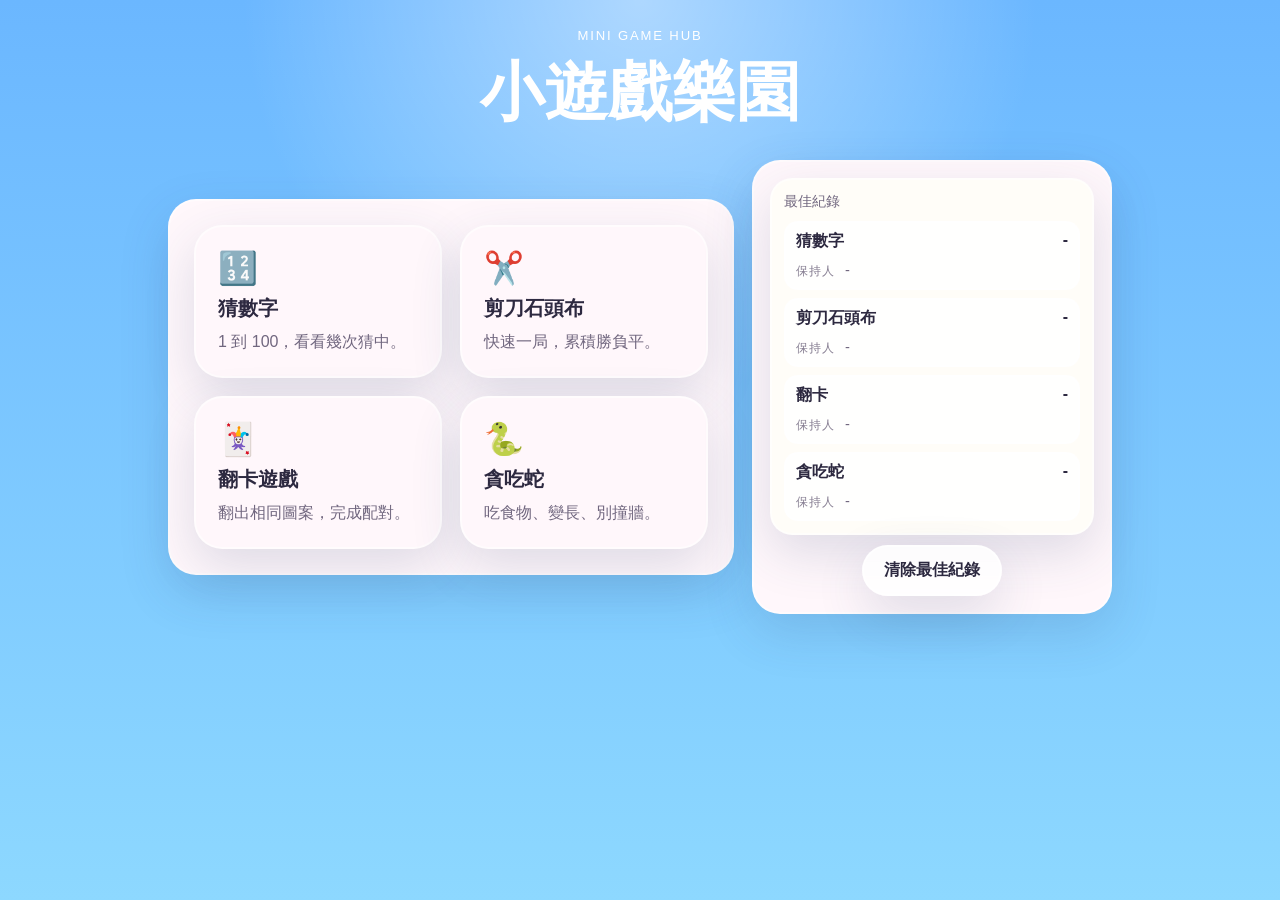
<file: index.html>
<!DOCTYPE html>
<html lang="zh-Hant">
<head>
  <meta charset="UTF-8">
  <meta name="viewport" content="width=device-width, initial-scale=1.0">
  <title>Mini Game Hub</title>
  <link rel="stylesheet" href="./hub.css">
</head>
<body>
  <main class="shell">
    <section class="hero">
      <p class="hero__eyebrow">MINI GAME HUB</p>
      <h1>小遊戲樂園</h1>
    </section>
    <section id="menu" class="view view--active">
      <div class="menu-layout">
        <section class="panel">
          <div class="game-grid">
            <button class="game-card" type="button" data-open="guess">
              <span class="game-card__icon">🔢</span>
              <strong>猜數字</strong>
              <span>1 到 100，看看幾次猜中。</span>
            </button>
            <button class="game-card" type="button" data-open="rps">
              <span class="game-card__icon">✂️</span>
              <strong>剪刀石頭布</strong>
              <span>快速一局，累積勝負平。</span>
            </button>
            <button class="game-card" type="button" data-open="memory">
              <span class="game-card__icon">🃏</span>
              <strong>翻卡遊戲</strong>
              <span>翻出相同圖案，完成配對。</span>
            </button>
            <button class="game-card" type="button" data-open="snake">
              <span class="game-card__icon">🐍</span>
              <strong>貪吃蛇</strong>
              <span>吃食物、變長、別撞牆。</span>
            </button>
          </div>
        </section>

        <aside class="panel panel--side" aria-label="最佳紀錄">
          <div class="leaderboard">
            <article class="stat-card leaderboard-card">
              <span class="stat-card__label">最佳紀錄</span>
              <div class="leaderboard-rows" role="table" aria-label="最佳紀錄表">
                <div class="leaderboard-row" role="row">
                  <span class="leaderboard-row__label" role="cell">猜數字</span>
                  <strong id="best-guess" class="leaderboard-row__value" role="cell">-</strong>
                  <span class="leaderboard-row__holder" role="cell">
                    <span class="leaderboard-row__holder-label">保持人</span>
                    <span id="best-guess-name">-</span>
                  </span>
                </div>
                <div class="leaderboard-row" role="row">
                  <span class="leaderboard-row__label" role="cell">剪刀石頭布</span>
                  <strong id="best-rps" class="leaderboard-row__value" role="cell">-</strong>
                  <span class="leaderboard-row__holder" role="cell">
                    <span class="leaderboard-row__holder-label">保持人</span>
                    <span id="best-rps-name">-</span>
                  </span>
                </div>
                <div class="leaderboard-row" role="row">
                  <span class="leaderboard-row__label" role="cell">翻卡</span>
                  <strong id="best-memory" class="leaderboard-row__value" role="cell">-</strong>
                  <span class="leaderboard-row__holder" role="cell">
                    <span class="leaderboard-row__holder-label">保持人</span>
                    <span id="best-memory-name">-</span>
                  </span>
                </div>
                <div class="leaderboard-row" role="row">
                  <span class="leaderboard-row__label" role="cell">貪吃蛇</span>
                  <strong id="best-snake" class="leaderboard-row__value" role="cell">-</strong>
                  <span class="leaderboard-row__holder" role="cell">
                    <span class="leaderboard-row__holder-label">保持人</span>
                    <span id="best-snake-name">-</span>
                  </span>
                </div>
              </div>
            </article>
          </div>

          <div class="action-row action-row--home">
            <button id="reset-records" class="button button--ghost" type="button">清除最佳紀錄</button>
          </div>
        </aside>
      </div>
    </section>
    <section id="guess-view" class="view panel">
      <div class="panel__top">
        <div>
          <p class="panel__eyebrow">NUMBER GAME</p>
          <h2>猜數字</h2>
        </div>
        <button class="button button--ghost" type="button" data-back>返回選單</button>
      </div>
      <div class="stats">
        <article class="stat-card">
          <span class="stat-card__label">範圍</span>
          <strong>1 - 100</strong>
        </article>
        <article class="stat-card">
          <span class="stat-card__label">次數</span>
          <strong id="guess-times">0</strong>
        </article>
      </div>
      <div class="play-area">
        <label class="input-panel" for="guess-input">
          <span>輸入你的猜測</span>
          <input id="guess-input" type="number" min="1" max="100" placeholder="例如 42">
        </label>
      </div>
      <div class="action-row">
        <button id="guess-submit" class="button" type="button">猜看看</button>
        <button id="guess-restart" class="button button--accent" type="button">重新開始</button>
      </div>
      <p id="guess-message" class="message"></p>
    </section>
    <section id="rps-view" class="view panel">
      <div class="panel__top">
        <div>
          <p class="panel__eyebrow">RPS GAME</p>
          <h2>剪刀石頭布</h2>
        </div>
        <button class="button button--ghost" type="button" data-back>返回選單</button>
      </div>
      <div class="stats">
        <article class="stat-card">
          <span class="stat-card__label">勝</span>
          <strong id="rps-win">0</strong>
        </article>
        <article class="stat-card">
          <span class="stat-card__label">輸</span>
          <strong id="rps-lose">0</strong>
        </article>
        <article class="stat-card">
          <span class="stat-card__label">平</span>
          <strong id="rps-draw">0</strong>
        </article>
      </div>
      <div class="choice-row">
        <button class="choice-button" type="button" data-rps="剪刀">✂️<span>剪刀</span></button>
        <button class="choice-button" type="button" data-rps="石頭">🪨<span>石頭</span></button>
        <button class="choice-button" type="button" data-rps="布">📄<span>布</span></button>
      </div>
      <div class="action-row">
        <button id="rps-reset" class="button button--accent" type="button">重新開始</button>
      </div>
      <p id="rps-message" class="message"></p>
    </section>
    <section id="memory-view" class="view panel">
      <div class="panel__top">
        <div>
          <p class="panel__eyebrow">MEMORY GAME</p>
          <h2>翻卡遊戲</h2>
        </div>
        <button class="button button--ghost" type="button" data-back>返回選單</button>
      </div>
      <div class="stats">
        <article class="stat-card">
          <span class="stat-card__label">翻牌次數</span>
          <strong id="memory-flips">0</strong>
        </article>
        <article class="stat-card">
          <span class="stat-card__label">配對完成</span>
          <strong id="memory-matched">0 / 8</strong>
        </article>
      </div>
      <div id="memory-board" class="memory-board" aria-label="翻卡遊戲版面"></div>
      <div class="action-row">
        <button id="memory-restart" class="button button--accent" type="button">重新開始</button>
      </div>
      <p id="memory-message" class="message"></p>
    </section>
    <section id="snake-view" class="view panel">
      <div class="panel__top">
        <div>
          <p class="panel__eyebrow">CLASSIC SNAKE</p>
          <h2>貪吃蛇</h2>
        </div>
        <button class="button button--ghost" type="button" data-back>返回選單</button>
      </div>
      <div class="stats">
        <article class="stat-card">
          <span class="stat-card__label">分數</span>
          <strong id="snake-score">0</strong>
        </article>
        <article class="stat-card">
          <span class="stat-card__label">狀態</span>
          <strong id="snake-status">準備中</strong>
        </article>
      </div>
      <div class="play-area">
        <div id="snake-board" class="snake-board" role="grid" aria-label="貪吃蛇遊戲版面" tabindex="0"></div>
      </div>
      <p class="hint">按一下棋盤後可用方向鍵或 WASD 控制，也可以直接點下方按鈕。</p>
      <div class="action-row">
        <button id="snake-toggle" class="button" type="button">開始</button>
        <button id="snake-restart" class="button button--accent" type="button">重新開始</button>
      </div>
      <div class="snake-controls" aria-label="貪吃蛇方向控制">
        <button class="control-button" type="button" data-direction="up">上</button>
        <div class="snake-controls__row">
          <button class="control-button" type="button" data-direction="left">左</button>
          <button class="control-button" type="button" data-direction="down">下</button>
          <button class="control-button" type="button" data-direction="right">右</button>
        </div>
      </div>
    </section>
  </main>
  <div id="nickname-modal" class="modal modal--hidden" role="dialog" aria-modal="true" aria-labelledby="nickname-modal-title">
    <div class="modal__backdrop" data-close-modal></div>
    <div class="modal__panel">
      <p class="panel__eyebrow">NEW RECORD</p>
      <h2 id="nickname-modal-title" class="modal__title">破紀錄</h2>
      <p id="nickname-modal-subtitle" class="modal__subtitle"></p>

      <label class="input-panel input-panel--compact" for="nickname-modal-input">
        <span>請輸入暱稱（必填）</span>
        <input id="nickname-modal-input" type="text" maxlength="18" placeholder="例如 Wei">
      </label>

      <div class="action-row action-row--modal">
        <button id="nickname-modal-cancel" class="button button--ghost" type="button">先不要</button>
        <button id="nickname-modal-save" class="button button--accent" type="button">保存紀錄</button>
      </div>
    </div>
  </div>
  <script src="./hub.js"></script>
</body>
</html>
</file>
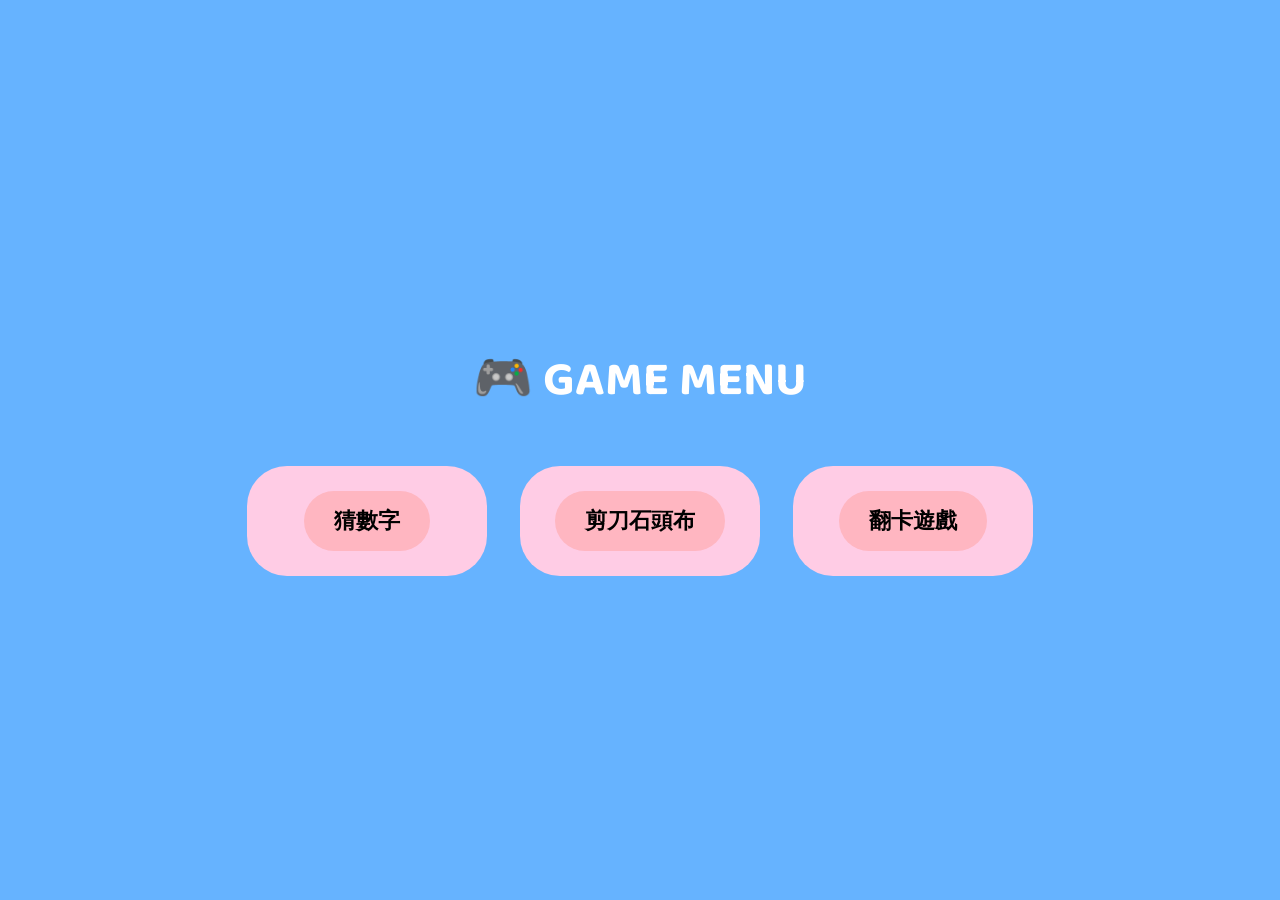
<file: game3.html>
<!DOCTYPE html>
<html lang="zh-TW">
<head>
<meta charset="UTF-8">

<link href="https://fonts.googleapis.com/css2?family=Baloo+2:wght@400;700&display=swap" rel="stylesheet">

<title>Mini Game</title>

<style>
body {
    font-family: 'Baloo 2', 'Comic Sans MS', cursive;
    background: #66B3FF;
    display: flex;
    justify-content: center;
    align-items: center;
    min-height: 100vh;
    margin: 0;
}

.container {
    text-align: center;
    width: 90%;
    max-width: 900px;
}

h1 {
    color: white;
    font-size: 48px;
}

/* UI */
.label-box, .button-box, .input-box {
    background: #FFCCE5;
    padding: 15px 20px;
    border-radius: 40px;
    display: inline-block;
    font-size: 24px;
    margin: 15px;
    min-width: 200px;
    font-weight: bold;
}

#inputNum {
    width: 250px;
    height: 60px;
    font-size: 24px;
    text-align: center;
    border-radius: 20px;
    border: none;
    outline: none;
    background: #eee;
    margin-top: 15px;
}

.input-box {
    display: block;
    padding: 30px;
    border-radius: 40px;
}

button {
    padding: 15px 30px;
    font-size: 22px;
    border-radius: 40px;
    border: none;
    background: #FFB6C1;
    cursor: pointer;
    margin: 10px;
    font-weight: bold;
}

.restart {
    background: #FFC14D;
}

.message {
    color: white;
    font-size: 26px;
    margin-top: 20px;
}

.hidden { display: none; }

/* ===== 翻卡遊戲 ===== */
#board {
    display: grid;
    grid-template-columns: repeat(4, 1fr);
    gap: 15px;
    max-width: 500px;
    margin: 20px auto;
}

.card {
    width: 100%;
    aspect-ratio: 1 / 1;
    background: #FFCCE5;
    border-radius: 20px;
    display: flex;
    justify-content: center;
    align-items: center;
    font-size: 32px;
    cursor: pointer;
}
</style>
</head>

<body>
<div class="container">

<!-- ===== MENU ===== -->
<div id="menu">
    <h1>🎮 GAME MENU</h1>
    <div class="button-box"><button onclick="showGame('guess')">猜數字</button></div>
    <div class="button-box"><button onclick="showGame('rps')">剪刀石頭布</button></div>
    <div class="button-box"><button onclick="showGame('memory')">翻卡遊戲</button></div>
</div>

<!-- ===== 猜數字（完全沒動） ===== -->
<div id="guessGame" class="hidden">
    <h1>GUESS NUMBER</h1>

    <div>
        <div class="label-box">NUM : 1-100</div>
        <div class="label-box">TIMES : <span id="timesBox">0</span></div>
    </div>

    <div class="input-box">
        <div>ENTER YOUR GUESS :</div>
        <input type="number" id="inputNum">
    </div>

    <div>
        <div class="button-box"><button onclick="checkGuess()">GUESS</button></div>
        <div class="button-box"><button class="restart" onclick="restartGuess()">RESTART</button></div>
        <div class="button-box"><button onclick="backMenu()">返回</button></div>
    </div>

    <div class="message" id="guessMsg"></div>
    <div class="message">YOU CAN DO IT!</div>
</div>

<!-- ===== 剪刀石頭布（已修正🔥） ===== -->
<div id="rpsGame" class="hidden">
    <h1>剪刀石頭布</h1>

    <div class="label-box">勝: <span id="win">0</span></div>
    <div class="label-box">輸: <span id="lose">0</span></div>
    <div class="label-box">平: <span id="draw">0</span></div>

    <div>
        <button onclick="playRPS('剪刀')">✂</button>
        <button onclick="playRPS('石頭')">🪨</button>
        <button onclick="playRPS('布')">📄</button>
    </div>

    <!-- 🔥 新增 -->
    <button class="restart" onclick="resetRPS()">重新開始</button>

    <button onclick="backMenu()">返回</button>

    <div class="message" id="rpsMsg"></div>
</div>

<!-- ===== 翻卡遊戲（完全沒動） ===== -->
<div id="memoryGame" class="hidden">
    <h1>翻卡遊戲</h1>

    <div class="label-box">翻牌次數: <span id="flipCount">0</span></div>

    <div id="board"></div>

    <div>
        <button class="restart" onclick="startMemory()">重新開始</button>
        <button onclick="backMenu()">返回</button>
    </div>

    <div class="message" id="memoryMsg"></div>
</div>

</div>

<script>

// ===== 切換 =====
function showGame(g) {
    document.getElementById("menu").classList.add("hidden");
    document.getElementById("guessGame").classList.add("hidden");
    document.getElementById("rpsGame").classList.add("hidden");
    document.getElementById("memoryGame").classList.add("hidden");

    if (g === "guess") document.getElementById("guessGame").classList.remove("hidden");
    if (g === "rps") document.getElementById("rpsGame").classList.remove("hidden");
    if (g === "memory") {
        document.getElementById("memoryGame").classList.remove("hidden");
        startMemory();
    }
}

function backMenu() {
    document.getElementById("menu").classList.remove("hidden");
    document.getElementById("guessGame").classList.add("hidden");
    document.getElementById("rpsGame").classList.add("hidden");
    document.getElementById("memoryGame").classList.add("hidden");

    // 🔥 回去自動歸零
    resetRPS();
}

// ===== 猜數字（沒動） =====
let num = Math.floor(Math.random() * 100) + 1;
let times = 0;

function checkGuess() {
    const val = parseInt(document.getElementById("inputNum").value);
    const msg = document.getElementById("guessMsg");

    if (isNaN(val)) {
        msg.textContent = "請輸入數字";
        return;
    }

    times++;
    document.getElementById("timesBox").textContent = times;

    if (val > num) msg.textContent = "太大了！";
    else if (val < num) msg.textContent = "太小了！";
    else msg.textContent = "答對了！🎉";
}

function restartGuess() {
    num = Math.floor(Math.random() * 100) + 1;
    times = 0;
    document.getElementById("timesBox").textContent = 0;
    document.getElementById("guessMsg").textContent = "";
    document.getElementById("inputNum").value = "";
}

// ===== RPS（修正區🔥） =====
let win=0, lose=0, draw=0;

function playRPS(p) {
    let arr=["剪刀","石頭","布"];
    let c=arr[Math.floor(Math.random()*3)];
    let msg=document.getElementById("rpsMsg");

    if(p===c){
        draw++; document.getElementById("draw").textContent=draw;
        msg.textContent=`平手 🤝 ${p} vs ${c}`;
    } else if (
        (p==="剪刀"&&c==="布")||
        (p==="石頭"&&c==="剪刀")||
        (p==="布"&&c==="石頭")
    ){
        win++; document.getElementById("win").textContent=win;
        msg.textContent=`你贏 🎉 ${p} vs ${c}`;
    } else {
        lose++; document.getElementById("lose").textContent=lose;
        msg.textContent=`你輸 😢 ${p} vs ${c}`;
    }
}

// 🔥 重置功能
function resetRPS() {
    win = 0;
    lose = 0;
    draw = 0;

    document.getElementById("win").textContent = 0;
    document.getElementById("lose").textContent = 0;
    document.getElementById("draw").textContent = 0;

    document.getElementById("rpsMsg").textContent = "";
}

// ===== 翻卡（沒動） =====
let cards, first, second, lock=false, flips=0, matched=0;

function startMemory() {
    cards=["🍎","🍎","🐶","🐶","🚗","🚗","🎈","🎈"];
    cards.sort(()=>Math.random()-0.5);

    const board=document.getElementById("board");
    board.innerHTML="";
    flips=0; matched=0;
    document.getElementById("flipCount").textContent=0;
    document.getElementById("memoryMsg").textContent="";

    cards.forEach(v=>{
        let div=document.createElement("div");
        div.className="card";
        div.dataset.value=v;
        div.innerHTML="?";
        div.onclick=flipCard;
        board.appendChild(div);
    });
}

function flipCard() {
    if(lock || this.innerHTML!=="?") return;

    this.innerHTML=this.dataset.value;

    if(!first){
        first=this;
    } else {
        second=this;
        flips++;
        document.getElementById("flipCount").textContent=flips;

        if(first.dataset.value===second.dataset.value){
            matched+=2;
            first=null; second=null;

            if(matched===cards.length){
                document.getElementById("memoryMsg").textContent="完成 🎉";
            }
        } else {
            lock=true;
            setTimeout(()=>{
                first.innerHTML="?";
                second.innerHTML="?";
                first=null; second=null;
                lock=false;
            },1200);
        }
    }
}

</script>

</body>
</html>
</file>
<file: hub.css>
:root {
  color-scheme: light;
  --bg-top: #6bb7ff;
  --bg-bottom: #8dd8ff;
  --panel: #fff7fb;
  --panel-strong: #ffe3ef;
  --panel-soft: #fffdf8;
  --border-soft: #e7d0da;
  --text: #2d2940;
  --muted: #71677f;
  --primary: #ff8ebb;
  --accent: #ffcf68;
  --shadow: 0 18px 50px rgba(51, 74, 119, 0.16);
  --snake-body: #36a169;
  --snake-head: #218451;
  --snake-food: #ff6d5e;
  --snake-empty: #f7dce7;
}

* { box-sizing: border-box; }

body {
  margin: 0;
  min-height: 100vh;
  font-family: "Trebuchet MS", "Segoe UI", sans-serif;
  color: var(--text);
  background:
    radial-gradient(circle at top, rgba(255, 255, 255, 0.45), transparent 36%),
    linear-gradient(180deg, var(--bg-top), var(--bg-bottom));
}

button, input { font: inherit; }

.shell {
  width: min(100%, 980px);
  margin: 0 auto;
  padding: 28px 18px 42px;
}

.hero { text-align: center; color: white; margin-bottom: 24px; }
.hero__eyebrow, .panel__eyebrow {
  margin: 0 0 6px;
  font-size: 0.82rem;
  letter-spacing: 0.14em;
  text-transform: uppercase;
}
.hero h1, .panel h2 { margin: 0; }
.hero h1 { font-size: clamp(2.4rem, 5vw, 4rem); }
.hero__text {
  width: min(100%, 620px);
  margin: 12px auto 0;
  line-height: 1.6;
}

.view { display: none; }
.view--active { display: block; }

.panel {
  background: var(--panel);
  border: 2px solid rgba(255, 255, 255, 0.6);
  border-radius: 28px;
  padding: 24px;
  box-shadow: var(--shadow);
}

.panel__top, .stats, .action-row, .snake-controls__row {
  display: flex;
  gap: 14px;
}

.panel__top {
  align-items: center;
  justify-content: space-between;
  margin-bottom: 18px;
}

.game-grid {
  display: grid;
  grid-template-columns: repeat(2, minmax(0, 1fr));
  gap: 18px;
}

.menu-layout {
  display: grid;
  grid-template-columns: 1fr 360px;
  gap: 18px;
  align-items: center;
}

.panel--side {
  padding: 16px;
}

.game-card, .stat-card, .input-panel, .memory-card, .button, .choice-button, .control-button {
  border: 2px solid rgba(255, 255, 255, 0.62);
  box-shadow: var(--shadow);
}

.game-card {
  display: grid;
  gap: 8px;
  text-align: left;
  background: var(--panel);
  border-radius: 28px;
  padding: 22px;
  cursor: pointer;
  color: var(--text);
}

.game-card strong { font-size: 1.25rem; }
.game-card span:last-child { color: var(--muted); line-height: 1.5; }
.game-card__icon { font-size: 2rem; }

.stats { flex-wrap: wrap; margin-bottom: 18px; }

.stat-card {
  flex: 1;
  min-width: 150px;
  background: var(--panel-soft);
  border-radius: 22px;
  padding: 16px 18px;
}

.stat-card__label {
  display: block;
  margin-bottom: 6px;
  color: var(--muted);
  font-size: 0.9rem;
}

.play-area {
  display: flex;
  justify-content: center;
  margin-bottom: 14px;
}

.input-panel {
  width: min(100%, 420px);
  display: grid;
  gap: 10px;
  background: var(--panel-strong);
  border-radius: 28px;
  padding: 22px;
  text-align: center;
  font-weight: 700;
}

.input-panel--compact {
  width: min(100%, 320px);
  padding: 14px;
}

.input-panel input {
  width: 100%;
  padding: 14px 18px;
  text-align: center;
  border: 2px solid var(--border-soft);
  border-radius: 18px;
  background: white;
  outline: none;
}

.action-row {
  flex-wrap: wrap;
  justify-content: center;
  margin-bottom: 14px;
}

.button, .choice-button, .control-button {
  border-radius: 999px;
  background: white;
  color: var(--text);
  cursor: pointer;
}

.button {
  min-width: 132px;
  padding: 13px 20px;
  background: var(--primary);
  font-weight: 700;
}

.button--accent { background: var(--accent); }
.button--ghost { background: rgba(255, 255, 255, 0.85); }

.choice-row {
  display: grid;
  grid-template-columns: repeat(3, minmax(0, 1fr));
  gap: 14px;
  margin-bottom: 18px;
}

.choice-button {
  display: grid;
  justify-items: center;
  gap: 8px;
  padding: 18px 14px;
  font-size: 2rem;
  background: var(--panel-soft);
}

.choice-button span {
  font-size: 1rem;
  font-weight: 700;
}

.message, .hint {
  margin: 0;
  text-align: center;
  line-height: 1.6;
}

.message {
  min-height: 1.8em;
  font-size: 1.05rem;
  font-weight: 700;
}

.hint {
  color: var(--muted);
  margin-bottom: 14px;
}

.memory-board {
  display: grid;
  grid-template-columns: repeat(4, minmax(0, 1fr));
  gap: 14px;
  margin-bottom: 18px;
}

.memory-card {
  aspect-ratio: 1;
  border-radius: 22px;
  background: var(--panel-strong);
  display: grid;
  place-items: center;
  font-size: 2rem;
  cursor: pointer;
  user-select: none;
}

.memory-card.is-matched { background: #dff6e8; }
.memory-card.is-open { background: white; }

.snake-board {
  display: grid;
  grid-template-columns: repeat(16, minmax(0, 1fr));
  gap: 3px;
  width: min(100%, 440px);
  aspect-ratio: 1;
  padding: 6px;
  border-radius: 24px;
  background: #f3cddd;
  outline: none;
}

.snake-cell { background: var(--snake-empty); border-radius: 6px; }
.snake-cell--body { background: var(--snake-body); }
.snake-cell--head { background: var(--snake-head); }
.snake-cell--food { background: var(--snake-food); }

.snake-controls {
  display: grid;
  justify-items: center;
  gap: 10px;
}

.control-button {
  min-width: 78px;
  padding: 12px 18px;
  background: var(--panel-soft);
  font-weight: 700;
}

.leaderboard {
  display: grid;
  grid-template-columns: 1fr;
  gap: 14px;
}

.subtext {
  display: block;
  margin-top: 8px;
  color: var(--muted);
  font-size: 0.95rem;
}

.leaderboard-card {
  padding: 12px 12px;
}

.leaderboard-rows {
  display: grid;
  gap: 8px;
  margin-top: 10px;
}

.leaderboard-row {
  display: grid;
  grid-template-columns: 1fr auto;
  gap: 10px 12px;
  padding: 8px 10px;
  border-radius: 14px;
  background: rgba(255, 255, 255, 0.82);
  border: 2px solid rgba(255, 255, 255, 0.62);
}

.leaderboard-row__label {
  font-weight: 800;
}

.leaderboard-row__value {
  justify-self: end;
}

.leaderboard-row__holder {
  grid-column: 1 / -1;
  color: var(--muted);
  font-size: 0.92rem;
  display: flex;
  gap: 10px;
  align-items: baseline;
}

.leaderboard-row__holder-label {
  letter-spacing: 0.08em;
  text-transform: uppercase;
  font-size: 0.75rem;
  opacity: 0.85;
}

.action-row--home {
  margin-bottom: 0;
  margin-top: 10px;
}

.action-row--modal {
  margin-bottom: 0;
  margin-top: 14px;
}

.modal {
  position: fixed;
  inset: 0;
  display: grid;
  place-items: center;
  padding: 18px;
  z-index: 50;
}

.modal--hidden {
  display: none;
}

.modal__backdrop {
  position: absolute;
  inset: 0;
  background: rgba(25, 26, 37, 0.46);
}

.modal__panel {
  position: relative;
  width: min(100%, 520px);
  background: var(--panel);
  border: 2px solid rgba(255, 255, 255, 0.7);
  border-radius: 28px;
  padding: 22px;
  box-shadow: var(--shadow);
}

.modal__title {
  margin: 0 0 6px;
}

.modal__subtitle {
  margin: 0 0 14px;
  color: var(--muted);
  line-height: 1.6;
}

@media (max-width: 760px) {
  .game-grid, .choice-row { grid-template-columns: 1fr; }
  .panel { padding: 20px 16px; }
  .panel__top { flex-direction: column; align-items: stretch; }
  .memory-board { gap: 10px; }
  .menu-layout { grid-template-columns: 1fr; }
}
</file>
